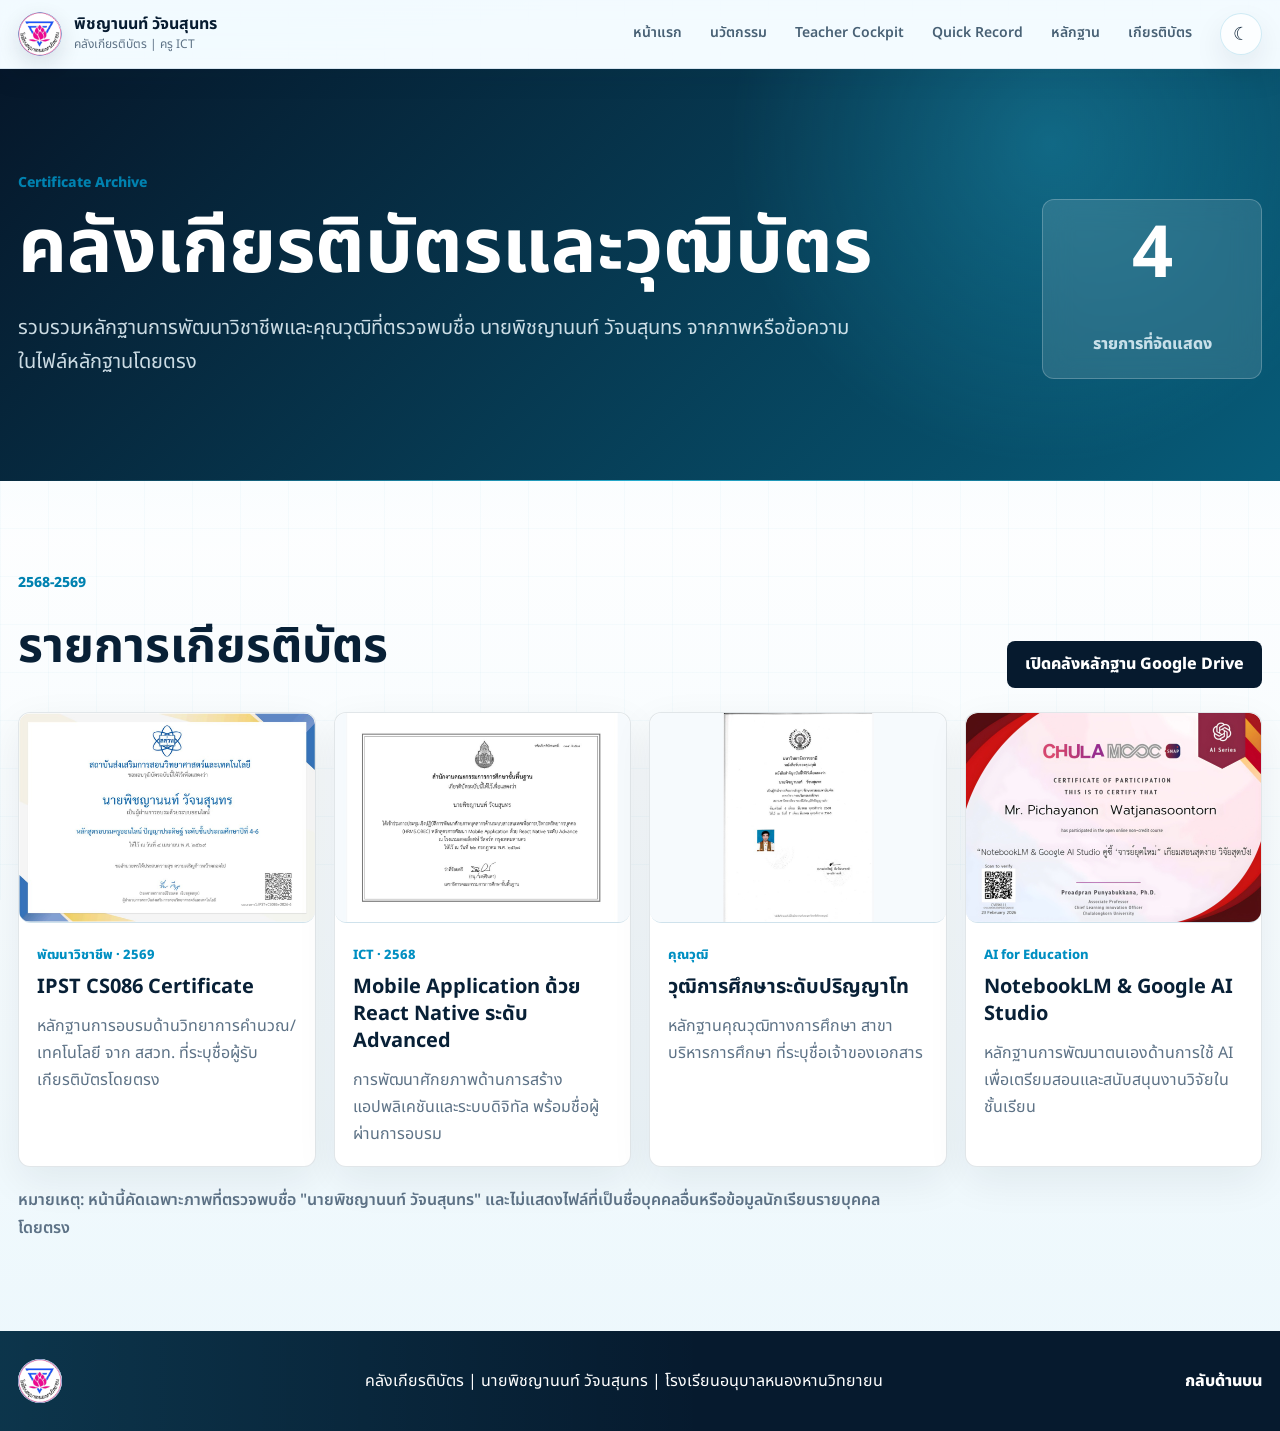
<file: certificates.html>
<!doctype html>
<html lang="th">
  <head>
    <meta charset="UTF-8" />
    <meta name="viewport" content="width=device-width, initial-scale=1.0" />
    <title>คลังเกียรติบัตร | พิชญานนท์ วัจนสุนทร</title>
    <meta
      name="description"
      content="คลังเกียรติบัตร วุฒิบัตร และหลักฐานการพัฒนาวิชาชีพของนายพิชญานนท์ วัจนสุนทร"
    />
    <meta name="theme-color" content="#071a2f" />
    <link rel="canonical" href="https://pichayanon89.github.io/SMT_2-4/certificates.html" />
    <meta property="og:type" content="website" />
    <meta property="og:locale" content="th_TH" />
    <meta property="og:title" content="คลังเกียรติบัตร | พิชญานนท์ วัจนสุนทร" />
    <meta property="og:description" content="คลังเกียรติบัตร วุฒิบัตร และหลักฐานการพัฒนาวิชาชีพที่คัดเฉพาะรายการที่พบชื่อพิชญานนท์" />
    <meta property="og:url" content="https://pichayanon89.github.io/SMT_2-4/certificates.html" />
    <meta property="og:image" content="https://pichayanon89.github.io/SMT_2-4/assets/og-image.jpg" />
    <meta name="twitter:card" content="summary_large_image" />
    <meta name="twitter:title" content="คลังเกียรติบัตร | พิชญานนท์ วัจนสุนทร" />
    <meta name="twitter:description" content="คลังเกียรติบัตร วุฒิบัตร และหลักฐานการพัฒนาวิชาชีพ" />
    <meta name="twitter:image" content="https://pichayanon89.github.io/SMT_2-4/assets/og-image.jpg" />
    <link rel="icon" type="image/png" href="assets/school-logo.png" />
    <link rel="preconnect" href="https://fonts.googleapis.com" />
    <link rel="preconnect" href="https://fonts.gstatic.com" crossorigin />
    <link
      href="https://fonts.googleapis.com/css2?family=Noto+Sans+Thai:wght@400;500;600;700;800&display=swap"
      rel="stylesheet"
    />
    <link rel="stylesheet" href="styles.css" />
  </head>
  <body>
    <header class="site-header" id="top">
      <a class="brand" href="index.html" aria-label="กลับหน้าแรก">
        <img class="school-mark" src="assets/school-logo.png" alt="โลโก้โรงเรียนอนุบาลหนองหานวิทยายน" />
        <span>
          <strong>พิชญานนท์ วัจนสุนทร</strong>
          <small>คลังเกียรติบัตร | ครู ICT</small>
        </span>
      </a>
      <nav class="nav" aria-label="เมนูหลัก">
        <a href="index.html">หน้าแรก</a>
        <a href="index.html#innovation">นวัตกรรม</a>
        <a href="teacher-cockpit.html">Teacher Cockpit</a>
        <a href="quick-record.html">Quick Record</a>
        <a href="index.html#evidence">หลักฐาน</a>
        <a href="certificates.html">เกียรติบัตร</a>
      </nav>
      <button class="theme-toggle" type="button" aria-label="สลับโหมดมืด/สว่าง" aria-pressed="false">
        <span class="theme-toggle-icon" aria-hidden="true">☾</span>
      </button>
    </header>

    <main>
      <section class="cert-hero">
        <div>
          <p class="section-label">Certificate Archive</p>
          <h1>คลังเกียรติบัตรและวุฒิบัตร</h1>
          <p>
            รวบรวมหลักฐานการพัฒนาวิชาชีพและคุณวุฒิที่ตรวจพบชื่อ นายพิชญานนท์ วัจนสุนทร
            จากภาพหรือข้อความในไฟล์หลักฐานโดยตรง
          </p>
        </div>
        <div class="cert-summary">
          <strong>4</strong>
          <span>รายการที่จัดแสดง</span>
        </div>
      </section>

      <section class="section">
        <div class="certificate-toolbar">
          <div>
            <p class="section-label">2568-2569</p>
            <h2>รายการเกียรติบัตร</h2>
          </div>
          <a class="drive-link" data-link="evidenceDrive" href="https://drive.google.com/drive/folders/1ELZQjnW-w_DBmxFeGt-btZoV7nbDqtgM" target="_blank" rel="noreferrer">
            เปิดคลังหลักฐาน Google Drive
          </a>
        </div>

        <div class="certificate-grid">
          <article class="certificate-card">
            <img src="assets/certificates/ipst-cs086.jpg" alt="เกียรติบัตร IPST CS086" />
            <div>
              <span>พัฒนาวิชาชีพ · 2569</span>
              <h3>IPST CS086 Certificate</h3>
              <p>หลักฐานการอบรมด้านวิทยาการคำนวณ/เทคโนโลยี จาก สสวท. ที่ระบุชื่อผู้รับเกียรติบัตรโดยตรง</p>
            </div>
          </article>
          <article class="certificate-card">
            <img src="assets/certificates/mobile-react-native.jpg" alt="เกียรติบัตร React Native" />
            <div>
              <span>ICT · 2568</span>
              <h3>Mobile Application ด้วย React Native ระดับ Advanced</h3>
              <p>การพัฒนาศักยภาพด้านการสร้างแอปพลิเคชันและระบบดิจิทัล พร้อมชื่อผู้ผ่านการอบรม</p>
            </div>
          </article>
          <article class="certificate-card">
            <img src="assets/certificates/master-degree.jpg" alt="วุฒิการศึกษาปริญญาโท" />
            <div>
              <span>คุณวุฒิ</span>
              <h3>วุฒิการศึกษาระดับปริญญาโท</h3>
              <p>หลักฐานคุณวุฒิทางการศึกษา สาขาบริหารการศึกษา ที่ระบุชื่อเจ้าของเอกสาร</p>
            </div>
          </article>
          <article class="certificate-card">
            <img src="assets/certificates/notebooklm-google-ai-studio.jpg" alt="เกียรติบัตร NotebookLM และ Google AI Studio" />
            <div>
              <span>AI for Education</span>
              <h3>NotebookLM & Google AI Studio</h3>
              <p>หลักฐานการพัฒนาตนเองด้านการใช้ AI เพื่อเตรียมสอนและสนับสนุนงานวิจัยในชั้นเรียน</p>
            </div>
          </article>
        </div>

        <p class="privacy-note">
          หมายเหตุ: หน้านี้คัดเฉพาะภาพที่ตรวจพบชื่อ "นายพิชญานนท์ วัจนสุนทร" และไม่แสดงไฟล์ที่เป็นชื่อบุคคลอื่นหรือข้อมูลนักเรียนรายบุคคลโดยตรง
        </p>
      </section>
    </main>

    <footer class="footer">
      <img src="assets/school-logo.png" alt="โลโก้โรงเรียนอนุบาลหนองหานวิทยายน" />
      <p>
        คลังเกียรติบัตร | นายพิชญานนท์ วัจนสุนทร |
        โรงเรียนอนุบาลหนองหานวิทยายน
      </p>
      <a href="#top">กลับด้านบน</a>
    </footer>
    <script src="assets/site-data.js" defer></script>
  </body>
</html>
</file>
<file: styles.css>
:root {
  --bg: #eef6fb;
  --ink: #0d1f32;
  --muted: #607386;
  --line: #d4e4ef;
  --paper: #ffffff;
  --accent: #00a6d6;
  --accent-dark: #071a2f;
  --cyan: #38d9ff;
  --green: #19c58a;
  --gold: #f4b84a;
  --sky: #e5f5ff;
  --leaf: #e4f8ef;
  --shadow: 0 24px 80px rgba(7, 26, 47, 0.18);
  --header-bg: rgba(238, 246, 251, 0.9);
  --glass-bg: rgba(255, 255, 255, 0.76);
  --glass-line: rgba(212, 228, 239, 0.9);
}

html[data-theme="dark"] {
  color-scheme: dark;
  --bg: #07111f;
  --ink: #e9f6ff;
  --muted: #a8bdd0;
  --line: rgba(137, 181, 211, 0.24);
  --paper: rgba(12, 29, 48, 0.86);
  --accent: #38d9ff;
  --accent-dark: #dff8ff;
  --cyan: #4ee4ff;
  --green: #4ce0b1;
  --gold: #ffe06f;
  --sky: rgba(15, 41, 64, 0.9);
  --leaf: rgba(18, 61, 50, 0.72);
  --shadow: 0 28px 90px rgba(0, 0, 0, 0.45);
  --header-bg: rgba(7, 17, 31, 0.78);
  --glass-bg: rgba(15, 37, 59, 0.68);
  --glass-line: rgba(137, 181, 211, 0.24);
}

* {
  box-sizing: border-box;
}

html {
  scroll-behavior: smooth;
}

body {
  margin: 0;
  font-family: "Noto Sans Thai", system-ui, sans-serif;
  color: var(--ink);
  background:
    linear-gradient(180deg, rgba(255,255,255,0.42), rgba(255,255,255,0)),
    var(--bg);
  line-height: 1.7;
  transition: background-color 220ms ease, color 220ms ease;
}

html[data-theme="dark"] body {
  background:
    radial-gradient(circle at 80% 0%, rgba(56, 217, 255, 0.11), transparent 28%),
    radial-gradient(circle at 10% 90%, rgba(25, 197, 138, 0.1), transparent 26%),
    var(--bg);
}

a {
  color: inherit;
  text-decoration: none;
}

.site-header {
  position: sticky;
  top: 0;
  z-index: 10;
  display: flex;
  align-items: center;
  justify-content: space-between;
  gap: 24px;
  padding: 16px clamp(20px, 5vw, 72px);
  background: var(--header-bg);
  border-bottom: 1px solid var(--glass-line);
  backdrop-filter: blur(18px);
}

.brand {
  display: inline-flex;
  align-items: center;
  gap: 12px;
  min-width: 240px;
}

.school-mark {
  width: 44px;
  height: 44px;
  border-radius: 50%;
  object-fit: contain;
  background: #fff;
  box-shadow: 0 8px 22px rgba(7, 26, 47, 0.12);
}

.brand strong,
.brand small {
  display: block;
}

.brand strong {
  color: var(--ink);
}

.brand small {
  color: var(--muted);
  font-size: 12px;
}

.nav {
  display: flex;
  flex-wrap: wrap;
  justify-content: flex-end;
  gap: 8px 20px;
  color: var(--muted);
  font-weight: 600;
  font-size: 14px;
}

.nav a:hover {
  color: #006f95;
}

.theme-toggle {
  display: inline-grid;
  place-items: center;
  flex: 0 0 auto;
  width: 42px;
  height: 42px;
  border: 1px solid rgba(0, 143, 194, 0.18);
  border-radius: 999px;
  color: var(--ink);
  background: var(--glass-bg);
  box-shadow: 0 12px 30px rgba(6, 26, 46, 0.08);
  cursor: pointer;
  transition: transform 180ms ease, box-shadow 180ms ease, background 180ms ease;
}

.theme-toggle:hover,
.theme-toggle:focus-visible {
  transform: translateY(-2px);
  box-shadow: 0 18px 38px rgba(6, 26, 46, 0.16);
  outline: none;
}

.theme-toggle-icon {
  font-size: 18px;
  line-height: 1;
}

.hero {
  position: relative;
  overflow: hidden;
  display: grid;
  grid-template-columns: minmax(0, 1.03fr) minmax(320px, 0.78fr);
  gap: clamp(28px, 5vw, 72px);
  align-items: center;
  min-height: calc(100vh - 78px);
  padding: clamp(48px, 7vw, 96px) clamp(20px, 5vw, 72px) 56px;
  background:
    radial-gradient(circle at 82% 20%, rgba(56, 217, 255, 0.26), transparent 30%),
    radial-gradient(circle at 18% 86%, rgba(25, 197, 138, 0.24), transparent 28%),
    linear-gradient(135deg, #071a2f 0%, #0b304f 46%, #0b5c78 100%);
  color: #fff;
}

.tech-grid {
  position: absolute;
  inset: 0;
  opacity: 0.22;
  background-image:
    linear-gradient(rgba(56, 217, 255, 0.34) 1px, transparent 1px),
    linear-gradient(90deg, rgba(56, 217, 255, 0.34) 1px, transparent 1px),
    radial-gradient(circle at 26% 30%, #38d9ff 0 2px, transparent 3px),
    radial-gradient(circle at 72% 58%, #19c58a 0 2px, transparent 3px);
  background-size: 42px 42px, 42px 42px, 180px 180px, 220px 220px;
}

.hero > *:not(.tech-grid) {
  position: relative;
  z-index: 1;
}

.section-label {
  margin: 0 0 12px;
  color: var(--accent);
  font-size: 14px;
  font-weight: 800;
  letter-spacing: 0;
}

.hero .section-label {
  color: var(--cyan);
}

.hero h1 {
  margin: 0;
  max-width: 820px;
  font-size: clamp(44px, 7vw, 88px);
  line-height: 1.08;
  font-weight: 800;
}

.lead {
  max-width: 760px;
  margin: 24px 0 0;
  color: rgba(236, 249, 255, 0.86);
  font-size: clamp(18px, 2.2vw, 24px);
}

.hero-badges {
  display: flex;
  flex-wrap: wrap;
  gap: 10px;
  margin-top: 24px;
}

.hero-badges span {
  padding: 8px 12px;
  border: 1px solid rgba(56, 217, 255, 0.36);
  border-radius: 999px;
  background: rgba(255, 255, 255, 0.08);
  color: #dff8ff;
  font-size: 13px;
  font-weight: 800;
}

.hero-actions {
  display: flex;
  flex-wrap: wrap;
  gap: 12px;
  margin-top: 34px;
}

.button {
  display: inline-flex;
  align-items: center;
  justify-content: center;
  min-height: 46px;
  padding: 10px 18px;
  border-radius: 8px;
  font-weight: 800;
}

.button.primary {
  color: #062033;
  background: linear-gradient(135deg, var(--cyan), #75f2d0);
  box-shadow: 0 12px 30px rgba(56, 217, 255, 0.28);
}

.button.primary.cockpit-cta {
  color: #06192a;
  background: linear-gradient(135deg, #ffe06f, #58f4d1 54%, #38d9ff);
  box-shadow: 0 16px 42px rgba(255, 224, 111, 0.26), 0 12px 30px rgba(56, 217, 255, 0.24);
}

.button.primary.learning-hub-cta {
  color: #06192a;
  background: linear-gradient(135deg, #7af1ff, #7df2c7 54%, #ffe06f);
  box-shadow: 0 16px 42px rgba(56, 217, 255, 0.24), 0 12px 30px rgba(125, 242, 199, 0.2);
}

.button.secondary {
  color: #fff;
  border: 1px solid rgba(255, 255, 255, 0.28);
  background: rgba(255, 255, 255, 0.08);
}

.button.secondary.light {
  color: #17335b;
  border-color: #c8daee;
  background: #fff;
}

.hero-visual {
  display: grid;
  gap: 16px;
}

.portrait-frame {
  position: relative;
  overflow: hidden;
  min-height: 520px;
  border: 1px solid rgba(255, 255, 255, 0.22);
  border-radius: 28px;
  background:
    linear-gradient(180deg, rgba(255,255,255,0.08), rgba(255,255,255,0)),
    #081d34;
  box-shadow: var(--shadow);
}

.teacher-photo {
  width: 100%;
  height: 100%;
  min-height: 520px;
  object-fit: cover;
  object-position: 50% 16%;
  display: block;
}

.hero-logo {
  position: absolute;
  right: 18px;
  top: 18px;
  width: 82px;
  height: 82px;
  object-fit: contain;
  border-radius: 50%;
  padding: 6px;
  background: rgba(255, 255, 255, 0.92);
  box-shadow: 0 14px 36px rgba(0, 0, 0, 0.22);
}

.profile-card {
  padding: 18px;
  border: 1px solid rgba(255, 255, 255, 0.16);
  border-radius: 16px;
  background: rgba(255, 255, 255, 0.1);
  backdrop-filter: blur(14px);
}

.profile-card strong,
.profile-card span {
  display: block;
}

.profile-card span {
  color: rgba(236, 249, 255, 0.78);
}

.stats-grid {
  display: grid;
  grid-template-columns: repeat(2, minmax(0, 1fr));
  gap: 12px;
  margin: 20px 0 0;
}

.stats-grid div {
  min-height: 104px;
  padding: 14px;
  border: 1px solid rgba(255, 255, 255, 0.16);
  border-radius: 12px;
  background: rgba(255, 255, 255, 0.1);
  backdrop-filter: blur(12px);
}

.stats-grid dt {
  color: rgba(236, 249, 255, 0.72);
  font-size: 13px;
  font-weight: 700;
}

.stats-grid dd {
  margin: 6px 0 0;
  font-size: 22px;
  font-weight: 800;
  line-height: 1.25;
  color: #fff;
}

.section {
  padding: clamp(56px, 7vw, 92px) clamp(20px, 5vw, 72px);
}

.cockpit-spotlight {
  display: grid;
  grid-template-columns: minmax(280px, 0.55fr) minmax(0, 1fr);
  gap: clamp(24px, 5vw, 56px);
  align-items: center;
  padding: clamp(40px, 5vw, 72px) clamp(20px, 5vw, 72px);
  background:
    linear-gradient(90deg, rgba(255, 224, 111, 0.16), transparent 42%),
    #ffffff;
  border-bottom: 1px solid var(--line);
}

.cockpit-spotlight h2 {
  margin: 0;
  font-size: clamp(34px, 5vw, 58px);
  line-height: 1.1;
}

.cockpit-spotlight p {
  max-width: 640px;
  margin: 18px 0 0;
  color: var(--muted);
  font-size: 18px;
}

.cockpit-spotlight img {
  display: block;
  width: 100%;
  border: 1px solid var(--line);
  border-radius: 16px;
  background: #edf3fb;
  box-shadow: 0 18px 54px rgba(7, 26, 47, 0.14);
}

.quick-spotlight {
  background:
    linear-gradient(90deg, rgba(56, 217, 255, 0.12), transparent 44%),
    #f8fbff;
}

.quick-spotlight img {
  order: -1;
}

.updates-strip {
  display: grid;
  grid-template-columns: 260px minmax(0, 1fr);
  gap: 18px;
  padding: 34px clamp(20px, 5vw, 72px);
  background: #fff;
  border-bottom: 1px solid var(--line);
}

.updates-heading span,
.updates-grid span {
  color: var(--accent);
  font-size: 13px;
  font-weight: 800;
}

.updates-heading h2 {
  margin: 6px 0 0;
  font-size: clamp(28px, 3.2vw, 42px);
  line-height: 1.15;
}

.updates-grid {
  display: grid;
  grid-template-columns: repeat(3, minmax(0, 1fr));
  gap: 12px;
}

.updates-grid article {
  padding: 18px;
  border: 1px solid var(--line);
  border-radius: 12px;
  background: #fbfcfa;
  box-shadow: 0 8px 24px rgba(7, 26, 47, 0.05);
}

.updates-grid h3 {
  margin-top: 6px;
  font-size: 18px;
}

.updates-grid p {
  margin: 0;
  color: var(--muted);
}

.band {
  background:
    radial-gradient(circle at 90% 0%, rgba(0, 166, 214, 0.08), transparent 32%),
    var(--paper);
}

.section-heading {
  max-width: 760px;
  margin-bottom: 28px;
}

.section-heading h2 {
  margin: 0;
  font-size: clamp(30px, 4vw, 48px);
  line-height: 1.2;
}

.info-grid,
.standard-grid,
.evidence-list,
.archive-summary,
.innovation-grid,
.evidence-media-grid {
  display: grid;
  grid-template-columns: repeat(2, minmax(0, 1fr));
  gap: 18px;
}

.info-grid article,
.standard-grid article,
.evidence-list article,
.archive-summary article,
.innovation-grid article,
.evidence-media-grid article,
.research-card,
.observation-card,
.subjects,
.timeline,
.score-card,
.pa-domains {
  border: 1px solid var(--line);
  border-radius: 14px;
  background: var(--paper);
  box-shadow: 0 12px 36px rgba(7, 26, 47, 0.06);
}

.band .info-grid article,
.band .score-card,
.band .pa-domains,
.band .evidence-list article {
  background: #fbfcfa;
}

.info-grid article,
.standard-grid article,
.evidence-list article,
.archive-summary article,
.innovation-grid article,
.evidence-media-grid article,
.research-card,
.observation-card,
.subjects,
.timeline,
.pa-domains {
  padding: 24px;
}

h3 {
  margin: 0 0 12px;
  font-size: 22px;
  line-height: 1.35;
}

.check-list {
  display: grid;
  gap: 8px;
  margin: 0;
  padding: 0;
  list-style: none;
}

.check-list li {
  padding-left: 24px;
  background: url("assets/check.svg") no-repeat 0 0.5em / 14px 14px;
}

.teaching-layout {
  display: grid;
  grid-template-columns: minmax(0, 0.8fr) minmax(0, 1fr);
  gap: 18px;
}

.schedule-feature {
  display: grid;
  grid-template-columns: minmax(280px, 0.4fr) minmax(0, 1fr);
  gap: 22px;
  align-items: center;
  margin-bottom: 18px;
  padding: 24px;
  border: 1px solid var(--line);
  border-radius: 14px;
  background:
    linear-gradient(135deg, rgba(56, 217, 255, 0.1), rgba(244, 184, 74, 0.08)),
    #fff;
  box-shadow: 0 12px 36px rgba(7, 26, 47, 0.06);
}

.schedule-copy span {
  color: var(--accent);
  font-size: 13px;
  font-weight: 800;
}

.schedule-copy p {
  margin: 0;
  color: var(--muted);
}

.schedule-image {
  display: block;
}

.schedule-image img {
  display: block;
  width: 100%;
  border: 1px solid var(--line);
  border-radius: 12px;
  background: #fff;
  box-shadow: 0 12px 36px rgba(7, 26, 47, 0.08);
}

.learning-media-panel {
  display: grid;
  grid-template-columns: minmax(0, 1fr) auto;
  align-items: center;
  gap: 18px;
  margin-top: 18px;
  padding: 24px;
  border: 1px solid var(--line);
  border-radius: 14px;
  background:
    linear-gradient(135deg, rgba(56, 217, 255, 0.12), rgba(25, 197, 138, 0.1)),
    #fff;
  box-shadow: 0 12px 36px rgba(7, 26, 47, 0.06);
}

.learning-hub-promo {
  display: grid;
  grid-template-columns: minmax(0, 1fr) auto;
  align-items: center;
  gap: 18px;
  margin-top: 18px;
  padding: 24px;
  border: 1px solid rgba(0, 143, 194, 0.22);
  border-radius: 14px;
  background:
    linear-gradient(135deg, rgba(50, 217, 255, 0.16), rgba(255, 224, 111, 0.14)),
    #fff;
  box-shadow: 0 14px 42px rgba(6, 26, 46, 0.08);
}

.learning-hub-promo span,
.learning-hub-card span {
  color: var(--accent);
  font-size: 13px;
  font-weight: 800;
}

.learning-hub-promo p {
  max-width: 820px;
  margin: 0;
  color: var(--muted);
}

.hub-feature-list {
  display: flex;
  flex-wrap: wrap;
  gap: 8px;
  margin-top: 14px;
}

.hub-feature-list span {
  display: inline-flex;
  align-items: center;
  min-height: 30px;
  padding: 6px 10px;
  border: 1px solid rgba(0, 143, 194, 0.18);
  border-radius: 999px;
  background: rgba(255, 255, 255, 0.75);
  color: var(--ink);
  font-size: 12px;
  font-weight: 800;
}

.learning-media-panel span {
  color: var(--accent);
  font-size: 13px;
  font-weight: 800;
}

.learning-media-panel p {
  max-width: 760px;
  margin: 0;
  color: var(--muted);
}

.learning-media-panel .button {
  flex: 0 0 auto;
}

.drive-embed,
.mini-drive-embed {
  overflow: hidden;
  border: 1px solid var(--line);
  border-radius: 14px;
  background: #fff;
  box-shadow: 0 12px 36px rgba(7, 26, 47, 0.06);
}

.drive-embed {
  margin-top: 18px;
}

.drive-embed iframe,
.mini-drive-embed iframe {
  display: block;
  width: 100%;
  border: 0;
  background: #fff;
}

.drive-embed iframe {
  height: 520px;
}

.mini-drive-embed {
  margin-top: 14px;
}

.mini-drive-embed iframe {
  height: 220px;
}

.drive-folder-list {
  display: grid;
  grid-template-columns: repeat(3, minmax(0, 1fr));
  gap: 12px;
  margin-top: 14px;
}

.drive-folder-list a,
.mini-folder-list a {
  display: flex;
  align-items: center;
  gap: 12px;
  border: 1px solid rgba(0, 166, 214, 0.22);
  border-radius: 12px;
  background: #fff;
  color: var(--accent-dark);
  font-weight: 800;
  box-shadow: 0 8px 22px rgba(7, 26, 47, 0.06);
}

.drive-folder-list a {
  min-height: 74px;
  padding: 14px;
}

.mini-folder-list {
  display: grid;
  gap: 8px;
  margin-top: 12px;
}

.mini-folder-list a {
  padding: 9px 12px;
}

.folder-tile,
.folder-link {
  display: inline-flex;
  align-items: center;
  gap: 12px;
  border: 1px solid rgba(0, 166, 214, 0.22);
  border-radius: 12px;
  background: #fff;
  box-shadow: 0 10px 26px rgba(7, 26, 47, 0.08);
}

.folder-tile {
  flex-direction: column;
  align-items: flex-start;
  min-height: 150px;
  padding: 18px;
}

.folder-tile strong {
  color: var(--accent-dark);
  font-size: 18px;
  line-height: 1.25;
}

.folder-tile small {
  color: var(--muted);
  font-weight: 800;
}

.folder-link {
  margin-top: 14px;
  padding: 10px 12px;
  color: #06496a;
  font-weight: 800;
}

.folder-icon {
  position: relative;
  display: inline-block;
  width: 76px;
  height: 54px;
  border-radius: 8px;
  background: linear-gradient(135deg, #ffe06f, #f4b84a);
  box-shadow: inset 0 -10px 18px rgba(177, 107, 0, 0.12);
}

.folder-icon::before {
  content: "";
  position: absolute;
  left: 0;
  top: -11px;
  width: 34px;
  height: 18px;
  border-radius: 8px 8px 0 0;
  background: #ffd761;
}

.folder-icon.small {
  width: 34px;
  height: 24px;
  border-radius: 5px;
}

.folder-icon.small::before {
  top: -6px;
  width: 16px;
  height: 10px;
  border-radius: 5px 5px 0 0;
}

.tag-list {
  display: flex;
  flex-wrap: wrap;
  gap: 10px;
}

.tag-list span {
  padding: 8px 12px;
  border-radius: 999px;
  background: var(--leaf);
  color: #0b6a58;
  font-weight: 700;
  font-size: 14px;
}

.timeline {
  display: grid;
  gap: 14px;
}

.timeline h3 {
  margin-bottom: 0;
}

.timeline-item {
  padding-left: 18px;
  border-left: 3px solid var(--accent);
}

.timeline-item span {
  display: block;
  color: var(--accent-dark);
  font-weight: 800;
}

.timeline-item p {
  margin: 4px 0 0;
  color: var(--muted);
}

.score-layout {
  display: grid;
  grid-template-columns: 1.15fr repeat(3, minmax(0, 1fr));
  gap: 14px;
}

.score-card {
  padding: 22px;
}

.score-card span {
  color: var(--muted);
  font-weight: 800;
  font-size: 13px;
}

.score-card strong {
  display: block;
  margin: 12px 0;
  color: #06496a;
  font-size: clamp(28px, 4vw, 44px);
  line-height: 1;
}

.score-card p,
.standard-grid p,
.evidence-list p,
.evidence-media-grid p {
  margin: 0;
  color: var(--muted);
}

.evidence-showcase {
  display: grid;
  grid-template-columns: minmax(240px, 0.42fr) minmax(0, 1fr);
  gap: 22px;
  align-items: center;
  margin-top: 18px;
  padding: 18px;
  border: 1px solid var(--line);
  border-radius: 14px;
  background: #fbfcfa;
  box-shadow: 0 12px 36px rgba(7, 26, 47, 0.06);
}

.evidence-showcase img {
  display: block;
  width: 100%;
  max-height: 380px;
  object-fit: cover;
  object-position: center top;
  border: 1px solid var(--line);
  border-radius: 10px;
  background: #f6fafd;
}

.evidence-showcase span,
.evidence-media-grid span {
  color: var(--accent);
  font-size: 13px;
  font-weight: 800;
}

.evidence-showcase p {
  margin: 0;
  color: var(--muted);
}

.text-link {
  display: inline-flex;
  margin-top: 14px;
  color: #006f95;
  font-weight: 800;
}

.cert-hero {
  display: grid;
  grid-template-columns: minmax(0, 1fr) 220px;
  gap: clamp(24px, 5vw, 64px);
  align-items: end;
  padding: clamp(56px, 8vw, 108px) clamp(20px, 5vw, 72px);
  color: #fff;
  background:
    radial-gradient(circle at 80% 24%, rgba(56, 217, 255, 0.26), transparent 28%),
    linear-gradient(135deg, #071a2f, #0b5c78);
}

.cert-hero h1 {
  max-width: 900px;
  margin: 0;
  font-size: clamp(40px, 6vw, 76px);
  line-height: 1.1;
}

.cert-hero p:not(.section-label) {
  max-width: 840px;
  margin: 20px 0 0;
  color: rgba(236, 249, 255, 0.86);
  font-size: 20px;
}

.cert-summary {
  display: grid;
  place-items: center;
  min-height: 180px;
  border: 1px solid rgba(255, 255, 255, 0.22);
  border-radius: 24px;
  background: rgba(255, 255, 255, 0.1);
  backdrop-filter: blur(14px);
}

.cert-summary strong,
.cert-summary span {
  display: block;
}

.cert-summary strong {
  font-size: 72px;
  line-height: 1;
}

.cert-summary span {
  color: rgba(236, 249, 255, 0.82);
  font-weight: 800;
}

.certificate-toolbar {
  display: flex;
  align-items: end;
  justify-content: space-between;
  gap: 20px;
  margin-bottom: 24px;
}

.certificate-toolbar h2 {
  margin: 0;
  font-size: clamp(30px, 4vw, 48px);
}

.certificate-grid {
  display: grid;
  grid-template-columns: repeat(3, minmax(0, 1fr));
  gap: 18px;
}

.certificate-card {
  overflow: hidden;
  border: 1px solid var(--line);
  border-radius: 14px;
  background: #fff;
  box-shadow: 0 12px 36px rgba(7, 26, 47, 0.08);
}

.certificate-card img {
  display: block;
  width: 100%;
  aspect-ratio: 1.41 / 1;
  object-fit: cover;
  background: #f6fafd;
  border-bottom: 1px solid var(--line);
}

.certificate-card div {
  padding: 18px;
}

.certificate-card span {
  color: var(--accent);
  font-size: 13px;
  font-weight: 800;
}

.certificate-card h3 {
  margin-top: 6px;
  font-size: 20px;
}

.certificate-card p {
  margin: 0;
  color: var(--muted);
}

.score-card.featured {
  color: #fff;
  background:
    linear-gradient(135deg, rgba(56, 217, 255, 0.18), transparent),
    var(--accent-dark);
}

.score-card.featured span,
.score-card.featured p,
.score-card.featured strong {
  color: #fff;
}

.pa-domains {
  margin-top: 18px;
}

.pa-domains ol {
  display: grid;
  grid-template-columns: repeat(3, minmax(0, 1fr));
  gap: 12px;
  margin: 0;
  padding-left: 20px;
}

.pa-domains li {
  padding-left: 4px;
  font-weight: 700;
}

.standard-grid {
  grid-template-columns: repeat(3, minmax(0, 1fr));
}

.standard-grid strong {
  display: inline-flex;
  margin-top: 16px;
  padding: 8px 12px;
  border-radius: 999px;
  color: #0b6a58;
  background: var(--leaf);
  font-size: 13px;
  font-weight: 800;
}

.sar-detail-grid {
  display: grid;
  grid-template-columns: repeat(3, minmax(0, 1fr));
  gap: 18px;
  margin-top: 18px;
}

.sar-detail-grid article {
  border: 1px solid var(--line);
  border-radius: 14px;
  background: #fff;
  box-shadow: 0 12px 36px rgba(7, 26, 47, 0.06);
  padding: 24px;
}

.sar-detail-grid span {
  color: var(--gold);
  font-size: 13px;
  font-weight: 800;
}

.sar-detail-grid h3 {
  font-size: 20px;
}

.innovation-grid {
  grid-template-columns: repeat(4, minmax(0, 1fr));
}

.innovation-grid article {
  position: relative;
  overflow: hidden;
  min-height: 246px;
}

.innovation-grid article::after {
  content: "";
  position: absolute;
  right: -34px;
  bottom: -34px;
  width: 120px;
  height: 120px;
  border: 1px solid rgba(0, 166, 214, 0.26);
  border-radius: 28px;
  transform: rotate(18deg);
}

.innovation-grid span {
  color: var(--accent);
  font-size: 13px;
  font-weight: 800;
}

.innovation-grid p {
  margin: 0;
  color: var(--muted);
}

.social-actions {
  position: relative;
  z-index: 1;
  display: flex;
  flex-wrap: wrap;
  gap: 10px;
  margin-top: 18px;
}

.social-actions a {
  display: inline-flex;
  align-items: center;
  justify-content: center;
  min-height: 40px;
  padding: 8px 14px;
  border-radius: 8px;
  color: #17335b;
  border: 1px solid rgba(0, 166, 214, 0.25);
  background: #fff;
  font-weight: 800;
}

.social-actions a:first-child {
  color: #fff;
  background: #1877f2;
  border-color: #1877f2;
}

.media-follow {
  display: grid;
  grid-template-columns: minmax(0, 0.9fr) minmax(300px, 0.7fr);
  gap: 18px;
  align-items: center;
  margin-top: 18px;
  padding: 24px;
  border: 1px solid var(--line);
  border-radius: 14px;
  background:
    linear-gradient(135deg, rgba(56, 217, 255, 0.12), rgba(244, 184, 74, 0.1)),
    #fbfcfa;
  box-shadow: 0 12px 36px rgba(7, 26, 47, 0.06);
}

.media-follow span {
  color: var(--accent);
  font-size: 13px;
  font-weight: 800;
}

.media-follow p {
  margin: 0;
  color: var(--muted);
}

.media-links {
  display: grid;
  grid-template-columns: repeat(2, minmax(0, 1fr));
  gap: 12px;
}

.media-links a {
  display: block;
  min-height: 96px;
  padding: 16px;
  border: 1px solid var(--line);
  border-radius: 12px;
  background: #fff;
  box-shadow: 0 8px 22px rgba(7, 26, 47, 0.06);
}

.media-links strong,
.media-links span {
  display: block;
}

.media-links strong {
  margin-bottom: 6px;
  color: #06496a;
  font-size: 18px;
}

.media-links span {
  color: var(--muted);
}

.cockpit-card {
  background:
    linear-gradient(140deg, rgba(56, 217, 255, 0.16), rgba(25, 197, 138, 0.1)),
    #fff;
}

.quick-record-card {
  background:
    linear-gradient(140deg, rgba(255, 224, 111, 0.2), rgba(56, 217, 255, 0.12)),
    #fff;
}

.learning-hub-card {
  background:
    linear-gradient(140deg, rgba(50, 217, 255, 0.16), rgba(255, 224, 111, 0.16)),
    #fff;
}

.cockpit-card::before {
  content: "";
  position: absolute;
  inset: 0;
  border: 2px solid rgba(0, 166, 214, 0.2);
  border-radius: inherit;
  pointer-events: none;
}

.quick-record-card::before {
  content: "";
  position: absolute;
  inset: 0;
  border: 2px solid rgba(244, 184, 74, 0.26);
  border-radius: inherit;
  pointer-events: none;
}

.learning-hub-card::before {
  content: "";
  position: absolute;
  inset: 0;
  border: 2px solid rgba(0, 143, 194, 0.22);
  border-radius: inherit;
  pointer-events: none;
}

.mini-feature-list {
  position: relative;
  z-index: 1;
  display: grid;
  gap: 7px;
  margin: 14px 0 0;
  padding: 0;
  list-style: none;
  color: var(--ink);
  font-size: 13px;
  font-weight: 700;
}

.mini-feature-list li {
  display: grid;
  grid-template-columns: 18px 1fr;
  gap: 7px;
  align-items: start;
}

.mini-feature-list li::before {
  content: "";
  width: 9px;
  height: 9px;
  margin-top: 6px;
  border-radius: 999px;
  background: linear-gradient(135deg, var(--cyan), var(--green));
  box-shadow: 0 0 0 4px rgba(56, 217, 255, 0.12);
}

.cockpit-card-actions {
  position: relative;
  z-index: 1;
  display: flex;
  flex-wrap: wrap;
  gap: 10px;
  margin-top: 18px;
}

.cockpit-card-actions a {
  display: inline-flex;
  align-items: center;
  justify-content: center;
  min-height: 40px;
  padding: 8px 14px;
  border-radius: 8px;
  color: #062033;
  background: linear-gradient(135deg, var(--cyan), #75f2d0);
  font-weight: 800;
}

.cockpit-card-actions a + a {
  color: #17335b;
  border: 1px solid rgba(0, 166, 214, 0.25);
  background: #fff;
}

.quick-record-card .cockpit-card-actions a:first-child {
  background: linear-gradient(135deg, #ffe06f, #58f4d1 54%, #38d9ff);
}

.drive-link {
  display: inline-flex;
  align-items: center;
  justify-content: center;
  min-height: 46px;
  margin-top: 18px;
  padding: 10px 18px;
  border-radius: 8px;
  color: #fff;
  background: var(--accent-dark);
  font-weight: 800;
}

.standard-grid article {
  min-height: 230px;
}

.standard-grid span {
  color: var(--gold);
  font-weight: 800;
  font-size: 14px;
}

.research-layout {
  display: grid;
  grid-template-columns: minmax(0, 1.25fr) minmax(320px, 0.75fr);
  gap: 18px;
}

.research-card {
  background: #fbfcfa;
}

.research-card p {
  margin: 0 0 20px;
  color: var(--muted);
}

.result-grid {
  display: grid;
  grid-template-columns: repeat(4, minmax(0, 1fr));
  gap: 12px;
}

.result-grid div,
.archive-summary article {
  padding: 16px;
  border: 1px solid var(--line);
  border-radius: 10px;
  background: var(--paper);
}

.result-grid span,
.archive-summary span {
  display: block;
  color: var(--muted);
  font-size: 13px;
  font-weight: 800;
}

.result-grid strong,
.archive-summary strong {
  display: block;
  margin-top: 6px;
  color: #06496a;
  font-size: 25px;
  line-height: 1.2;
}

.archive-summary {
  grid-template-columns: repeat(4, minmax(0, 1fr));
  margin-bottom: 18px;
}

.evidence-media-grid {
  margin-top: 18px;
}

.evidence-media-grid article {
  overflow: hidden;
  padding: 0;
}

.evidence-media-grid img {
  display: block;
  width: 100%;
  aspect-ratio: 1.45 / 1;
  object-fit: cover;
  object-position: center top;
  border-bottom: 1px solid var(--line);
  background: #f6fafd;
}

.evidence-media-grid div {
  padding: 20px;
}

.privacy-note {
  max-width: 900px;
  margin: 20px 0 0;
  color: var(--muted);
  font-weight: 600;
}

.footer {
  display: flex;
  align-items: center;
  justify-content: space-between;
  gap: 20px;
  padding: 28px clamp(20px, 5vw, 72px);
  color: #fff;
  background:
    linear-gradient(90deg, rgba(56, 217, 255, 0.14), transparent),
    var(--accent-dark);
}

.footer img {
  width: 44px;
  height: 44px;
  border-radius: 50%;
  background: #fff;
  object-fit: contain;
  flex: 0 0 auto;
}

.footer p {
  margin: 0;
}

.footer a {
  font-weight: 800;
  white-space: nowrap;
}

.cockpit-hero {
  display: grid;
  grid-template-columns: minmax(320px, 0.6fr) minmax(0, 1fr);
  gap: clamp(28px, 5vw, 72px);
  align-items: center;
  padding: clamp(52px, 7vw, 88px) clamp(20px, 5vw, 72px);
  color: #fff;
  background:
    radial-gradient(circle at 82% 16%, rgba(56, 217, 255, 0.22), transparent 28%),
    radial-gradient(circle at 10% 88%, rgba(244, 184, 74, 0.2), transparent 28%),
    linear-gradient(135deg, #071a2f 0%, #0b3158 54%, #0a6b83 100%);
}

.quick-hero {
  background:
    radial-gradient(circle at 82% 16%, rgba(56, 217, 255, 0.22), transparent 28%),
    radial-gradient(circle at 8% 86%, rgba(255, 224, 111, 0.22), transparent 28%),
    linear-gradient(135deg, #061028 0%, #1e4f9a 56%, #0b92c7 100%);
}

.learning-hub-hero {
  background:
    radial-gradient(circle at 82% 18%, rgba(255, 224, 111, 0.2), transparent 28%),
    radial-gradient(circle at 12% 82%, rgba(25, 197, 138, 0.22), transparent 30%),
    linear-gradient(135deg, #062033 0%, #0b4c82 52%, #0aa6cf 100%);
}

.cockpit-hero-copy h1 {
  max-width: 720px;
  margin: 0;
  font-size: clamp(42px, 6vw, 78px);
  line-height: 1.08;
}

.cockpit-hero-copy p {
  max-width: 720px;
  margin: 24px 0 0;
  color: rgba(236, 249, 255, 0.86);
  font-size: clamp(18px, 2vw, 22px);
}

.cockpit-actions {
  display: flex;
  flex-wrap: wrap;
  gap: 12px;
  margin-top: 32px;
}

.cockpit-preview {
  margin: 0;
}

.cockpit-preview img {
  display: block;
  width: 100%;
  border: 1px solid rgba(255, 255, 255, 0.22);
  border-radius: 18px;
  background: #edf3fb;
  box-shadow: 0 30px 90px rgba(0, 0, 0, 0.28);
}

.cockpit-preview figcaption {
  margin-top: 12px;
  color: rgba(236, 249, 255, 0.78);
  font-size: 13px;
  font-weight: 700;
}

.cockpit-feature-grid {
  display: grid;
  grid-template-columns: repeat(4, minmax(0, 1fr));
  gap: 18px;
}

.cockpit-feature-grid article,
.cockpit-explain,
.cockpit-flow {
  border: 1px solid var(--line);
  border-radius: 14px;
  background: var(--paper);
  box-shadow: 0 12px 36px rgba(7, 26, 47, 0.06);
  padding: 24px;
}

.cockpit-feature-grid span {
  display: inline-grid;
  place-items: center;
  width: 42px;
  height: 42px;
  margin-bottom: 16px;
  border-radius: 10px;
  color: #062033;
  background: linear-gradient(135deg, var(--cyan), #75f2d0);
  font-weight: 800;
}

.cockpit-feature-grid p,
.cockpit-explain p {
  margin: 0;
  color: var(--muted);
}

.cockpit-explain-layout {
  display: grid;
  grid-template-columns: minmax(0, 0.95fr) minmax(0, 1.05fr);
  gap: 18px;
}

.cockpit-explain h2,
.cockpit-flow h2 {
  margin: 0 0 14px;
  font-size: clamp(26px, 3vw, 38px);
  line-height: 1.2;
}

.cockpit-flow ol {
  display: grid;
  gap: 12px;
  margin: 0;
  padding-left: 22px;
}

.cockpit-flow li {
  padding-left: 6px;
  color: var(--muted);
  font-weight: 700;
}

.learning-review-grid {
  display: grid;
  grid-template-columns: repeat(3, minmax(0, 1fr));
  gap: 18px;
}

.learning-review-grid article {
  border: 1px solid var(--line);
  border-radius: 14px;
  background:
    linear-gradient(135deg, rgba(56, 217, 255, 0.12), rgba(255, 224, 111, 0.1)),
    var(--paper);
  box-shadow: 0 12px 36px rgba(7, 26, 47, 0.06);
  padding: 24px;
}

.learning-review-grid h3 {
  margin: 0 0 10px;
  font-size: 22px;
}

.learning-review-grid p {
  margin: 0;
  color: var(--muted);
}

@media (max-width: 960px) {
  .site-header {
    align-items: flex-start;
    flex-direction: column;
  }

  .hero,
  .cockpit-spotlight,
  .updates-strip,
  .teaching-layout,
  .score-layout,
  .research-layout,
  .cert-hero,
  .cockpit-hero,
  .cockpit-explain-layout,
  .evidence-showcase,
  .media-follow,
  .schedule-feature {
    grid-template-columns: 1fr;
  }

  .standard-grid,
  .pa-domains ol,
  .archive-summary,
  .innovation-grid,
  .certificate-grid,
  .evidence-media-grid,
  .media-links,
  .drive-folder-list,
  .sar-detail-grid,
  .updates-grid,
  .learning-review-grid,
  .cockpit-feature-grid {
    grid-template-columns: 1fr;
  }

  .certificate-toolbar {
    align-items: flex-start;
    flex-direction: column;
  }
}

@media (max-width: 680px) {
  .brand {
    min-width: 0;
  }

  .nav {
    justify-content: flex-start;
  }

  .hero {
    min-height: auto;
  }

  .profile-card,
  .stats-grid,
  .info-grid,
  .evidence-list,
  .result-grid {
    grid-template-columns: 1fr;
  }

  .hero h1 {
    font-size: 42px;
  }

  .portrait-frame,
  .teacher-photo {
    min-height: 420px;
  }

  .footer {
    align-items: flex-start;
    flex-direction: column;
  }

  .learning-media-panel {
    align-items: stretch;
    grid-template-columns: 1fr;
  }

  .learning-hub-promo {
    align-items: stretch;
    grid-template-columns: 1fr;
  }
}

/* Graduation portrait cover treatment */
.profile-cover-visual {
  position: relative;
  align-self: stretch;
  isolation: isolate;
  align-content: end;
}

.profile-cover-visual::before {
  content: "";
  position: absolute;
  inset: -8% -8% 10% 6%;
  z-index: -1;
  border-radius: 24px;
  background:
    linear-gradient(rgba(50, 217, 255, 0.18) 1px, transparent 1px),
    linear-gradient(90deg, rgba(50, 217, 255, 0.14) 1px, transparent 1px),
    radial-gradient(circle at 50% 44%, rgba(50, 217, 255, 0.18), transparent 38%),
    linear-gradient(135deg, rgba(255, 255, 255, 0.1), rgba(4, 20, 39, 0.38));
  background-size: 36px 36px, 36px 36px, auto, auto;
  border: 1px solid rgba(50, 217, 255, 0.18);
  box-shadow: inset 0 0 90px rgba(50, 217, 255, 0.12);
}

.profile-cover-visual .portrait-frame {
  display: grid;
  align-items: end;
  min-height: clamp(500px, 48vw, 650px);
  border: 0;
  border-radius: 0;
  background:
    radial-gradient(ellipse at 56% 45%, rgba(50, 217, 255, 0.16), transparent 34%),
    linear-gradient(180deg, transparent 0%, rgba(6, 23, 42, 0.14) 100%);
  box-shadow: none;
}

.profile-cover-visual .teacher-photo {
  align-self: end;
  width: min(106%, 720px);
  height: auto;
  min-height: 0;
  margin-inline: auto;
  object-fit: contain;
  object-position: center bottom;
  filter:
    drop-shadow(0 26px 46px rgba(0, 0, 0, 0.34))
    drop-shadow(0 0 18px rgba(50, 217, 255, 0.16));
}

.profile-cover-visual .hero-logo {
  right: 22px;
  top: 24px;
  width: 78px;
  height: 78px;
  border: 1px solid rgba(50, 217, 255, 0.26);
}

.holo-panel {
  position: absolute;
  z-index: 2;
  display: grid;
  gap: 4px;
  min-width: 150px;
  padding: 14px 16px;
  border: 1px solid rgba(50, 217, 255, 0.32);
  border-radius: 12px;
  color: #dff8ff;
  background: rgba(7, 26, 47, 0.52);
  backdrop-filter: blur(14px);
  box-shadow: 0 18px 46px rgba(0, 0, 0, 0.2);
}

.holo-panel span {
  color: rgba(223, 248, 255, 0.76);
  font-size: 12px;
  font-weight: 800;
}

.holo-panel strong {
  color: var(--cyan);
  font-size: 28px;
  line-height: 1;
}

.panel-left {
  left: 0;
  top: 22%;
}

.panel-right {
  right: 4%;
  top: 38%;
}

@media (max-width: 960px) {
  .profile-cover-visual::before {
    inset: -2% -4% 8%;
  }

  .profile-cover-visual .portrait-frame {
    min-height: 520px;
  }
}

@media (max-width: 680px) {
  .profile-cover-visual {
    margin-top: 6px;
  }

  .profile-cover-visual::before {
    inset: 2% -8px 14%;
    border-radius: 18px;
  }

  .profile-cover-visual .portrait-frame {
    min-height: 430px;
  }

  .profile-cover-visual .teacher-photo {
    width: min(116%, 460px);
  }

  .profile-cover-visual .hero-logo {
    right: 12px;
    top: 18px;
    width: 58px;
    height: 58px;
  }

  .holo-panel {
    min-width: 118px;
    padding: 10px 12px;
  }

  .holo-panel strong {
    font-size: 22px;
  }

  .panel-left {
    top: 15%;
    left: 4px;
  }

  .panel-right {
    top: 28%;
    right: 4px;
  }
}

/* 2026 responsive technology portfolio system */
:root {
  --bg: #eef7fc;
  --ink: #082036;
  --muted: #5d7286;
  --line: #cfe2ec;
  --paper: #ffffff;
  --accent: #008fc2;
  --accent-dark: #061a2e;
  --cyan: #32d9ff;
  --green: #1fc894;
  --gold: #f5bd3f;
  --sky: #e9f7ff;
  --leaf: #e7f9f2;
  --shadow: 0 22px 70px rgba(6, 26, 46, 0.14);
  --container: 1280px;
}

body {
  background:
    linear-gradient(180deg, rgba(232, 248, 255, 0.88), rgba(255, 255, 255, 0.86) 38%, rgba(235, 247, 252, 0.94)),
    radial-gradient(circle at 15% 5%, rgba(50, 217, 255, 0.16), transparent 28%),
    var(--bg);
}

body::before {
  content: "";
  position: fixed;
  inset: 0;
  z-index: -1;
  pointer-events: none;
  opacity: 0.32;
  background-image:
    linear-gradient(rgba(0, 143, 194, 0.09) 1px, transparent 1px),
    linear-gradient(90deg, rgba(0, 143, 194, 0.09) 1px, transparent 1px);
  background-size: 48px 48px;
}

.site-header {
  gap: 18px;
  padding: 12px max(18px, calc((100vw - var(--container)) / 2 + 18px));
  background: rgba(244, 251, 255, 0.88);
  box-shadow: 0 8px 30px rgba(6, 26, 46, 0.06);
}

.brand {
  flex: 0 0 auto;
  min-width: 270px;
}

.brand strong {
  color: #071c31;
  line-height: 1.25;
}

.nav {
  flex: 1 1 auto;
  gap: 8px;
  overflow-x: visible;
  flex-wrap: wrap;
  justify-content: flex-end;
  padding: 2px 0 4px;
  scrollbar-width: thin;
}

.nav a {
  flex: 0 0 auto;
  padding: 8px 10px;
  border-radius: 8px;
  color: #486175;
  line-height: 1.2;
}

.nav a:hover,
.nav a:focus-visible {
  color: #063252;
  background: rgba(50, 217, 255, 0.14);
  outline: none;
}

.hero,
.cockpit-hero,
.cert-hero,
.section,
.cockpit-spotlight,
.updates-strip,
.quick-access,
.footer {
  padding-left: max(18px, calc((100vw - var(--container)) / 2 + 18px));
  padding-right: max(18px, calc((100vw - var(--container)) / 2 + 18px));
}

.hero {
  grid-template-columns: minmax(0, 0.94fr) minmax(340px, 0.7fr);
  min-height: min(820px, calc(100vh - 70px));
  padding-top: clamp(58px, 8vw, 112px);
  padding-bottom: clamp(86px, 9vw, 132px);
  background:
    radial-gradient(circle at 78% 20%, rgba(50, 217, 255, 0.24), transparent 29%),
    radial-gradient(circle at 18% 92%, rgba(31, 200, 148, 0.22), transparent 26%),
    linear-gradient(135deg, #06172a 0%, #0a2846 48%, #075c79 100%);
}

.hero::after,
.cockpit-hero::after,
.cert-hero::after {
  content: "";
  position: absolute;
  inset: auto 0 0;
  height: 1px;
  background: linear-gradient(90deg, transparent, rgba(50, 217, 255, 0.7), transparent);
}

.hero h1 {
  max-width: 760px;
  font-size: clamp(44px, 6.5vw, 82px);
}

.lead {
  max-width: 690px;
}

.hero-badges span {
  border-radius: 8px;
  background: rgba(255, 255, 255, 0.1);
}

.button,
.drive-link,
.cockpit-card-actions a,
.social-actions a {
  border-radius: 8px;
  transition: transform 160ms ease, box-shadow 160ms ease, background 160ms ease;
}

.button:hover,
.drive-link:hover,
.cockpit-card-actions a:hover,
.social-actions a:hover,
.quick-access a:hover {
  transform: translateY(-2px);
}

.portrait-frame {
  min-height: clamp(400px, 48vw, 570px);
  border-radius: 18px;
  box-shadow: 0 34px 90px rgba(0, 0, 0, 0.3);
}

.teacher-photo {
  min-height: clamp(400px, 48vw, 570px);
}

.hero-logo {
  width: 72px;
  height: 72px;
}

.profile-card,
.stats-grid div,
.cert-summary {
  border-radius: 12px;
  background: rgba(255, 255, 255, 0.12);
}

.stats-grid {
  gap: 10px;
}

.stats-grid div {
  min-height: 92px;
}

.quick-access {
  position: relative;
  z-index: 2;
  display: grid;
  grid-template-columns: repeat(5, minmax(0, 1fr));
  gap: 12px;
  margin-top: -54px;
  margin-bottom: 0;
}

.quick-access a {
  display: grid;
  gap: 4px;
  min-height: 94px;
  padding: 18px;
  border: 1px solid rgba(0, 143, 194, 0.16);
  border-radius: 12px;
  background:
    linear-gradient(135deg, rgba(255, 255, 255, 0.96), rgba(235, 250, 255, 0.96)),
    #fff;
  box-shadow: 0 18px 46px rgba(6, 26, 46, 0.12);
}

.quick-access a::before {
  content: "";
  width: 34px;
  height: 6px;
  border-radius: 999px;
  background: linear-gradient(90deg, var(--cyan), var(--green));
}

.quick-access span {
  color: var(--accent);
  font-size: 13px;
  font-weight: 800;
}

.quick-access strong {
  color: var(--accent-dark);
  font-size: 17px;
  line-height: 1.35;
}

.cockpit-spotlight {
  grid-template-columns: minmax(280px, 0.48fr) minmax(0, 1fr);
  gap: clamp(24px, 4.6vw, 60px);
  padding-top: clamp(58px, 7vw, 90px);
  padding-bottom: clamp(58px, 7vw, 90px);
  background:
    linear-gradient(110deg, rgba(255, 255, 255, 0.98), rgba(235, 249, 255, 0.88)),
    #fff;
}

.quick-spotlight {
  background:
    linear-gradient(110deg, rgba(232, 250, 244, 0.92), rgba(255, 255, 255, 0.96)),
    #fff;
}

.cockpit-spotlight img,
.cockpit-preview img,
.schedule-image img,
.drive-embed,
.mini-drive-embed,
.evidence-showcase img,
.certificate-card img {
  border-radius: 12px;
}

.section {
  padding-top: clamp(58px, 7vw, 96px);
  padding-bottom: clamp(58px, 7vw, 96px);
}

.band {
  background:
    linear-gradient(180deg, rgba(255, 255, 255, 0.88), rgba(244, 251, 255, 0.9)),
    radial-gradient(circle at 100% 0%, rgba(50, 217, 255, 0.08), transparent 30%);
}

.section-heading {
  display: grid;
  gap: 8px;
  max-width: 820px;
  margin-bottom: 26px;
}

.section-label {
  color: #0082b0;
}

.section-heading h2,
.cockpit-spotlight h2,
.cockpit-hero-copy h1,
.cert-hero h1 {
  letter-spacing: 0;
}

.info-grid article,
.standard-grid article,
.evidence-list article,
.archive-summary article,
.innovation-grid article,
.evidence-media-grid article,
.research-card,
.observation-card,
.subjects,
.timeline,
.score-card,
.pa-domains,
.sar-detail-grid article,
.schedule-feature,
.learning-media-panel,
.learning-hub-promo,
.media-follow,
.cockpit-feature-grid article,
.cockpit-explain,
.cockpit-flow,
.certificate-card {
  border-radius: 12px;
  border-color: rgba(8, 49, 78, 0.12);
  box-shadow: 0 14px 42px rgba(6, 26, 46, 0.07);
}

.info-grid article:hover,
.standard-grid article:hover,
.evidence-list article:hover,
.innovation-grid article:hover,
.certificate-card:hover {
  border-color: rgba(0, 143, 194, 0.28);
}

.updates-strip {
  align-items: start;
  background: rgba(255, 255, 255, 0.88);
}

.updates-grid article {
  border-radius: 12px;
  background: #fff;
}

.schedule-feature,
.learning-media-panel,
.media-follow {
  background:
    linear-gradient(135deg, rgba(50, 217, 255, 0.12), rgba(31, 200, 148, 0.08)),
    #fff;
}

.drive-embed {
  min-height: 440px;
  background:
    linear-gradient(135deg, rgba(233, 247, 255, 0.9), rgba(255, 255, 255, 0.92));
}

.drive-folder-list a,
.mini-folder-list a,
.folder-link {
  border-radius: 8px;
}

.score-card.featured {
  background:
    linear-gradient(135deg, rgba(50, 217, 255, 0.2), rgba(31, 200, 148, 0.1)),
    #061a2e;
}

.innovation-grid article::after {
  border-radius: 18px;
}

.cockpit-hero,
.cert-hero {
  position: relative;
  overflow: hidden;
  padding-top: clamp(58px, 8vw, 108px);
  padding-bottom: clamp(58px, 8vw, 108px);
}

.cockpit-feature-grid span {
  border-radius: 8px;
}

.cert-hero {
  background:
    radial-gradient(circle at 82% 18%, rgba(50, 217, 255, 0.24), transparent 29%),
    linear-gradient(135deg, #06172a, #075c79);
}

.certificate-grid {
  grid-template-columns: repeat(4, minmax(0, 1fr));
}

.certificate-card h3 {
  overflow-wrap: anywhere;
}

.footer {
  background:
    linear-gradient(90deg, rgba(50, 217, 255, 0.14), transparent 55%),
    #061a2e;
}

.button,
.drive-link,
.cockpit-card-actions a,
.social-actions a,
.folder-link,
.nav a {
  will-change: transform;
}

.button:active,
.drive-link:active,
.cockpit-card-actions a:active,
.social-actions a:active {
  transform: translateY(0) scale(0.98);
}

.info-grid article,
.standard-grid article,
.evidence-list article,
.archive-summary article,
.innovation-grid article,
.evidence-media-grid article,
.research-card,
.observation-card,
.subjects,
.timeline,
.score-card,
.pa-domains,
.sar-detail-grid article,
.schedule-feature,
.learning-media-panel,
.learning-hub-promo,
.media-follow,
.cockpit-feature-grid article,
.cockpit-explain,
.cockpit-flow,
.certificate-card,
.learning-review-grid article,
.updates-grid article,
.quick-access a {
  transition: transform 220ms ease, box-shadow 220ms ease, border-color 220ms ease, background 220ms ease;
}

.info-grid article:hover,
.standard-grid article:hover,
.evidence-list article:hover,
.archive-summary article:hover,
.innovation-grid article:hover,
.evidence-media-grid article:hover,
.research-card:hover,
.observation-card:hover,
.subjects:hover,
.timeline:hover,
.score-card:hover,
.pa-domains:hover,
.sar-detail-grid article:hover,
.schedule-feature:hover,
.learning-media-panel:hover,
.learning-hub-promo:hover,
.media-follow:hover,
.cockpit-feature-grid article:hover,
.cockpit-explain:hover,
.cockpit-flow:hover,
.certificate-card:hover,
.learning-review-grid article:hover,
.updates-grid article:hover {
  transform: translateY(-5px);
  box-shadow: 0 24px 62px rgba(6, 26, 46, 0.13);
}

.reveal-on-scroll {
  opacity: 0;
  transform: translateY(24px);
  transition: opacity 620ms ease, transform 620ms ease;
}

.reveal-on-scroll.is-visible {
  opacity: 1;
  transform: translateY(0);
}

html[data-theme="dark"] .site-header,
html[data-theme="dark"] .updates-strip,
html[data-theme="dark"] .quick-access a,
html[data-theme="dark"] .cockpit-spotlight,
html[data-theme="dark"] .quick-spotlight,
html[data-theme="dark"] .band,
html[data-theme="dark"] .schedule-feature,
html[data-theme="dark"] .learning-media-panel,
html[data-theme="dark"] .learning-hub-promo,
html[data-theme="dark"] .media-follow,
html[data-theme="dark"] .drive-embed,
html[data-theme="dark"] .updates-grid article,
html[data-theme="dark"] .certificate-card,
html[data-theme="dark"] .cockpit-feature-grid article,
html[data-theme="dark"] .cockpit-explain,
html[data-theme="dark"] .cockpit-flow,
html[data-theme="dark"] .learning-review-grid article,
html[data-theme="dark"] .result-grid div,
html[data-theme="dark"] .archive-summary article,
html[data-theme="dark"] .standard-grid article,
html[data-theme="dark"] .timeline,
html[data-theme="dark"] .pa-domains,
html[data-theme="dark"] .sar-detail-grid article,
html[data-theme="dark"] .research-card,
html[data-theme="dark"] .observation-card,
html[data-theme="dark"] .subjects,
html[data-theme="dark"] .score-card {
  background:
    linear-gradient(135deg, rgba(56, 217, 255, 0.08), rgba(25, 197, 138, 0.04)),
    var(--paper);
  border-color: var(--line);
}

html[data-theme="dark"] .nav a {
  color: #c4d7e8;
}

html[data-theme="dark"] .nav a:hover,
html[data-theme="dark"] .nav a:focus-visible {
  color: #ffffff;
  background: rgba(56, 217, 255, 0.12);
}

html[data-theme="dark"] .brand strong {
  color: var(--ink);
}

html[data-theme="dark"] .brand small,
html[data-theme="dark"] .section p,
html[data-theme="dark"] .updates-grid p,
html[data-theme="dark"] .certificate-card p,
html[data-theme="dark"] .timeline-item p,
html[data-theme="dark"] .learning-review-grid p,
html[data-theme="dark"] .cockpit-flow li,
html[data-theme="dark"] .cockpit-feature-grid p,
html[data-theme="dark"] .cockpit-explain p {
  color: var(--muted);
}

html[data-theme="dark"] .quick-access strong,
html[data-theme="dark"] .media-links strong,
html[data-theme="dark"] .result-grid strong,
html[data-theme="dark"] .archive-summary strong,
html[data-theme="dark"] .certificate-card h3,
html[data-theme="dark"] .learning-review-grid h3 {
  color: var(--ink);
}

html[data-theme="dark"] .button.secondary.light,
html[data-theme="dark"] .drive-folder-list a,
html[data-theme="dark"] .mini-folder-list a,
html[data-theme="dark"] .media-links a {
  color: var(--ink);
  background: rgba(255, 255, 255, 0.08);
  border-color: var(--line);
}

html[data-theme="dark"] .drive-embed iframe,
html[data-theme="dark"] .mini-drive-embed iframe {
  filter: brightness(0.92) contrast(1.04);
}

@media (prefers-reduced-motion: reduce) {
  *,
  *::before,
  *::after {
    scroll-behavior: auto !important;
    transition-duration: 0.01ms !important;
    animation-duration: 0.01ms !important;
    animation-iteration-count: 1 !important;
  }

  .reveal-on-scroll {
    opacity: 1;
    transform: none;
  }
}

@media (max-width: 1120px) {
  .brand {
    min-width: 230px;
  }

  .innovation-grid,
  .certificate-grid {
    grid-template-columns: repeat(2, minmax(0, 1fr));
  }
}

@media (max-width: 960px) {
  .site-header {
    gap: 10px;
    align-items: stretch;
  }

  .brand {
    min-width: 0;
  }

  .nav {
    justify-content: flex-start;
    overflow-x: auto;
    flex-wrap: nowrap;
    margin-inline: -4px;
    padding-bottom: 6px;
  }

  .hero {
    min-height: auto;
    grid-template-columns: 1fr;
    padding-top: 42px;
    padding-bottom: 78px;
  }

  .quick-access {
    grid-template-columns: repeat(2, minmax(0, 1fr));
    margin-top: -42px;
  }

  .cockpit-spotlight {
    grid-template-columns: 1fr;
  }

  .quick-spotlight img {
    order: 0;
  }

  .updates-strip {
    grid-template-columns: 1fr;
  }

  .updates-grid {
    grid-template-columns: repeat(2, minmax(0, 1fr));
  }

  .drive-folder-list,
  .archive-summary,
  .standard-grid,
  .sar-detail-grid,
  .cockpit-feature-grid {
    grid-template-columns: repeat(2, minmax(0, 1fr));
  }
}

@media (max-width: 680px) {
  .site-header {
    position: sticky;
    padding-top: 10px;
    padding-right: 70px;
    padding-bottom: 8px;
  }

  .theme-toggle {
    position: absolute;
    top: 14px;
    right: 18px;
    width: 40px;
    height: 40px;
  }

  .school-mark {
    width: 40px;
    height: 40px;
  }

  .brand {
    gap: 10px;
  }

  .brand strong {
    font-size: 15px;
  }

  .brand small {
    font-size: 11px;
  }

  .nav {
    gap: 6px;
    font-size: 13px;
    width: calc(100vw - 36px);
  }

  .nav a {
    padding: 7px 9px;
    background: rgba(255, 255, 255, 0.54);
  }

  .hero,
  .cockpit-hero,
  .cert-hero,
  .section,
  .cockpit-spotlight,
  .updates-strip,
  .quick-access,
  .footer {
    padding-left: 18px;
    padding-right: 18px;
  }

  .hero {
    gap: 28px;
    padding-top: 32px;
    padding-bottom: 66px;
  }

  .hero h1 {
    font-size: clamp(38px, 12vw, 48px);
  }

  .lead,
  .cockpit-hero-copy p,
  .cert-hero p:not(.section-label) {
    font-size: 17px;
  }

  .hero-actions,
  .cockpit-actions {
    display: grid;
    grid-template-columns: 1fr;
  }

  .button,
  .drive-link {
    width: 100%;
  }

  .portrait-frame,
  .teacher-photo {
    min-height: 360px;
  }

  .hero-logo {
    width: 58px;
    height: 58px;
  }

  .stats-grid,
  .quick-access,
  .updates-grid,
  .drive-folder-list,
  .archive-summary,
  .standard-grid,
  .sar-detail-grid,
  .cockpit-feature-grid,
  .innovation-grid,
  .certificate-grid {
    grid-template-columns: 1fr;
  }

  .quick-access {
    gap: 10px;
    margin-top: -32px;
  }

  .quick-access a {
    min-height: auto;
    padding: 15px;
  }

  .cockpit-spotlight h2,
  .section-heading h2,
  .cockpit-hero-copy h1,
  .cert-hero h1 {
    font-size: clamp(30px, 10vw, 42px);
  }

  .schedule-feature,
  .learning-media-panel,
  .media-follow,
  .evidence-showcase {
    padding: 18px;
  }

  .drive-embed iframe {
    height: 420px;
  }

  .result-grid,
  .media-links,
  .info-grid,
  .evidence-list,
  .evidence-media-grid {
    grid-template-columns: 1fr;
  }

  .pa-domains ol {
    grid-template-columns: 1fr;
  }

  .footer {
    gap: 12px;
  }
}
</file>
